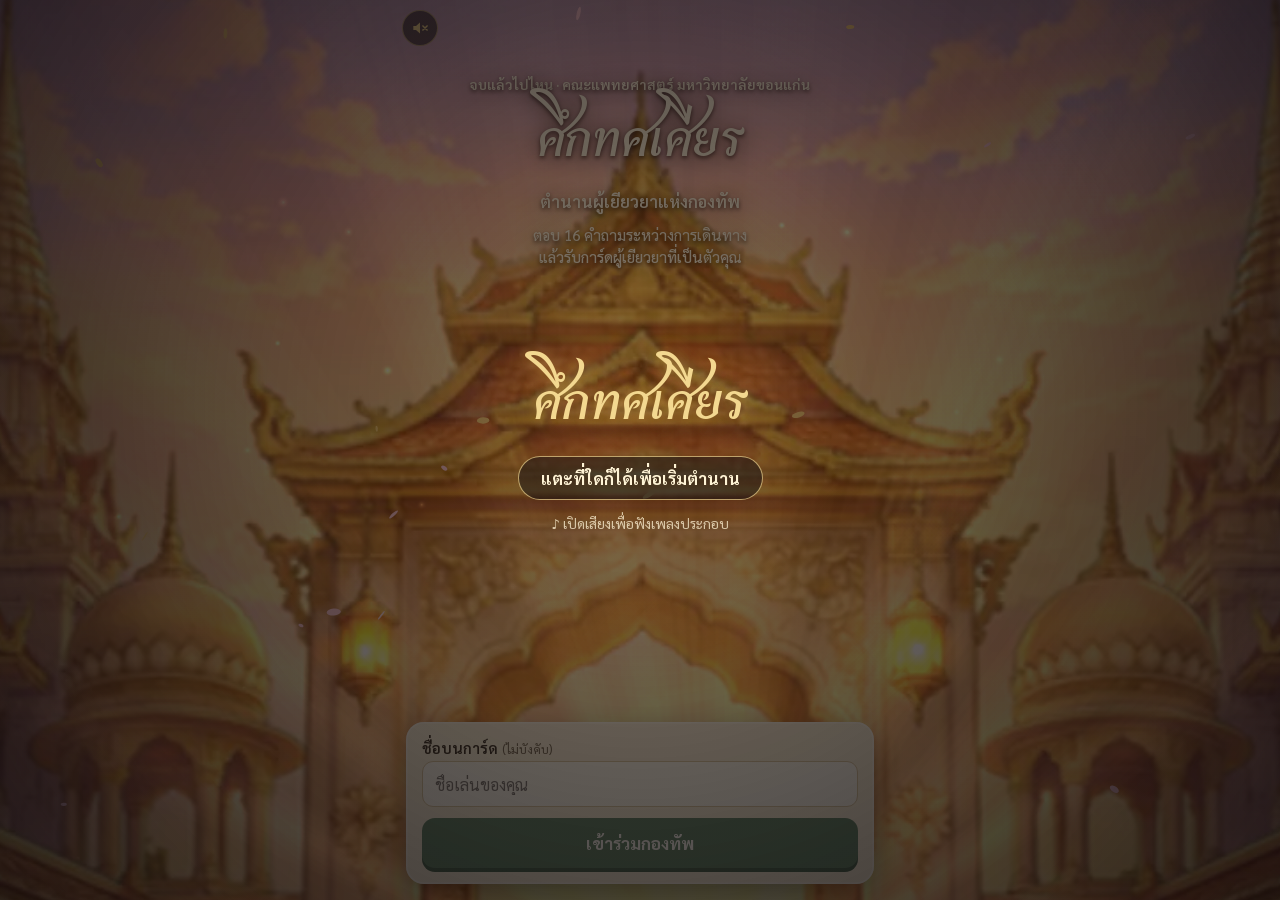
<file: index.html>
<!doctype html>
<html lang="th">
<head>
<meta charset="utf-8">
<meta name="viewport" content="width=device-width, initial-scale=1, viewport-fit=cover">
<title>ศึกทศเศียร | จบแล้วไปไหน</title>
<meta name="description" content="ร่วมกองทัพในฐานะผู้เยียวยา ตอบคำถามระหว่างทาง แล้วรับการ์ดที่บอกว่าคุณเหมาะกับสาขาไหน">
<meta name="theme-color" content="#1b1a20">
<meta name="robots" content="noindex">
<!-- ภาพและข้อความตัวอย่างเวลาแปะลิงก์ใน LINE, Facebook, Messenger -->
<meta property="og:type" content="website">
<meta property="og:url" content="https://supharueksukda1996-prog.github.io/tosasian/">
<meta property="og:title" content="ศึกทศเศียร · การ์ดผู้เยียวยาของคุณคือสาขาไหน?">
<meta property="og:description" content="เกมงานจบแล้วไปไหน คณะแพทยศาสตร์ มข. ตอบ 16 คำถามระหว่างการเดินทาง แล้วเปิดการ์ดผู้เยียวยาที่เป็นตัวคุณ ลุ้นการ์ด Rare!">
<meta property="og:image" content="https://supharueksukda1996-prog.github.io/tosasian/art/og.jpg">
<meta property="og:image:width" content="1200">
<meta property="og:image:height" content="630">
<meta name="twitter:card" content="summary_large_image">
<link rel="icon" href="art/characters/puikan.webp?v=20261114105027">
<script>
  // เปิดจาก LINE ให้เด้งไปเบราว์เซอร์หลัก จะได้แชร์ลงสตอรี่ได้
  if (/\bLine\//i.test(navigator.userAgent) && location.search.indexOf("openExternalBrowser") < 0) {
    location.replace(location.pathname + (location.search ? location.search + "&" : "?") + "openExternalBrowser=1");
  }
</script>
<script>
  // ถ้าเครื่องผู้เล่นยังจำหน้าเก่าไว้ ให้โหลดหน้าใหม่เอง (เลขต้องตรงกับไฟล์ version.txt)
  (function () {
    var mine = "20261114105027";
    fetch("version.txt?t=" + Date.now(), { cache: "no-store" }).then(function (r) { return r.ok ? r.text() : mine; }).then(function (latest) {
      latest = latest.trim();
      if (latest && latest !== mine && location.search.indexOf("v=" + latest) < 0) location.replace(location.pathname + "?v=" + latest);
    }).catch(function () {});
  })();
</script>
<link rel="preconnect" href="https://fonts.googleapis.com">
<link rel="preconnect" href="https://fonts.gstatic.com" crossorigin>
<link href="https://fonts.googleapis.com/css2?family=Charmonman:wght@400;700&family=Sarabun:wght@400;500;600;700&display=swap" rel="stylesheet">
<link rel="stylesheet" href="style.css?v=20261114105027">
</head>
<body>
<canvas id="view" aria-hidden="true"></canvas>
<div class="dim" id="dim" aria-hidden="true"></div>
<div class="flash" id="flash" aria-hidden="true"></div>
<div class="pack" id="pack" hidden></div>
<button class="sound" id="sound" type="button" hidden aria-pressed="true" aria-label="ปิดเพลง">🔊</button>
<button class="skip" id="skip" type="button" hidden>ข้ามบทพูด ⏭</button>
<main id="stage" aria-live="polite"></main>
<script src="data.js?v=20261114105027"></script>
<script src="engine.js?v=20261114105027"></script>
<script src="scenes.js?v=20261114105027"></script>
<script src="music.js?v=20261114105027"></script>
<script src="game.js?v=20261114105027"></script>
</body>
</html>
</file>
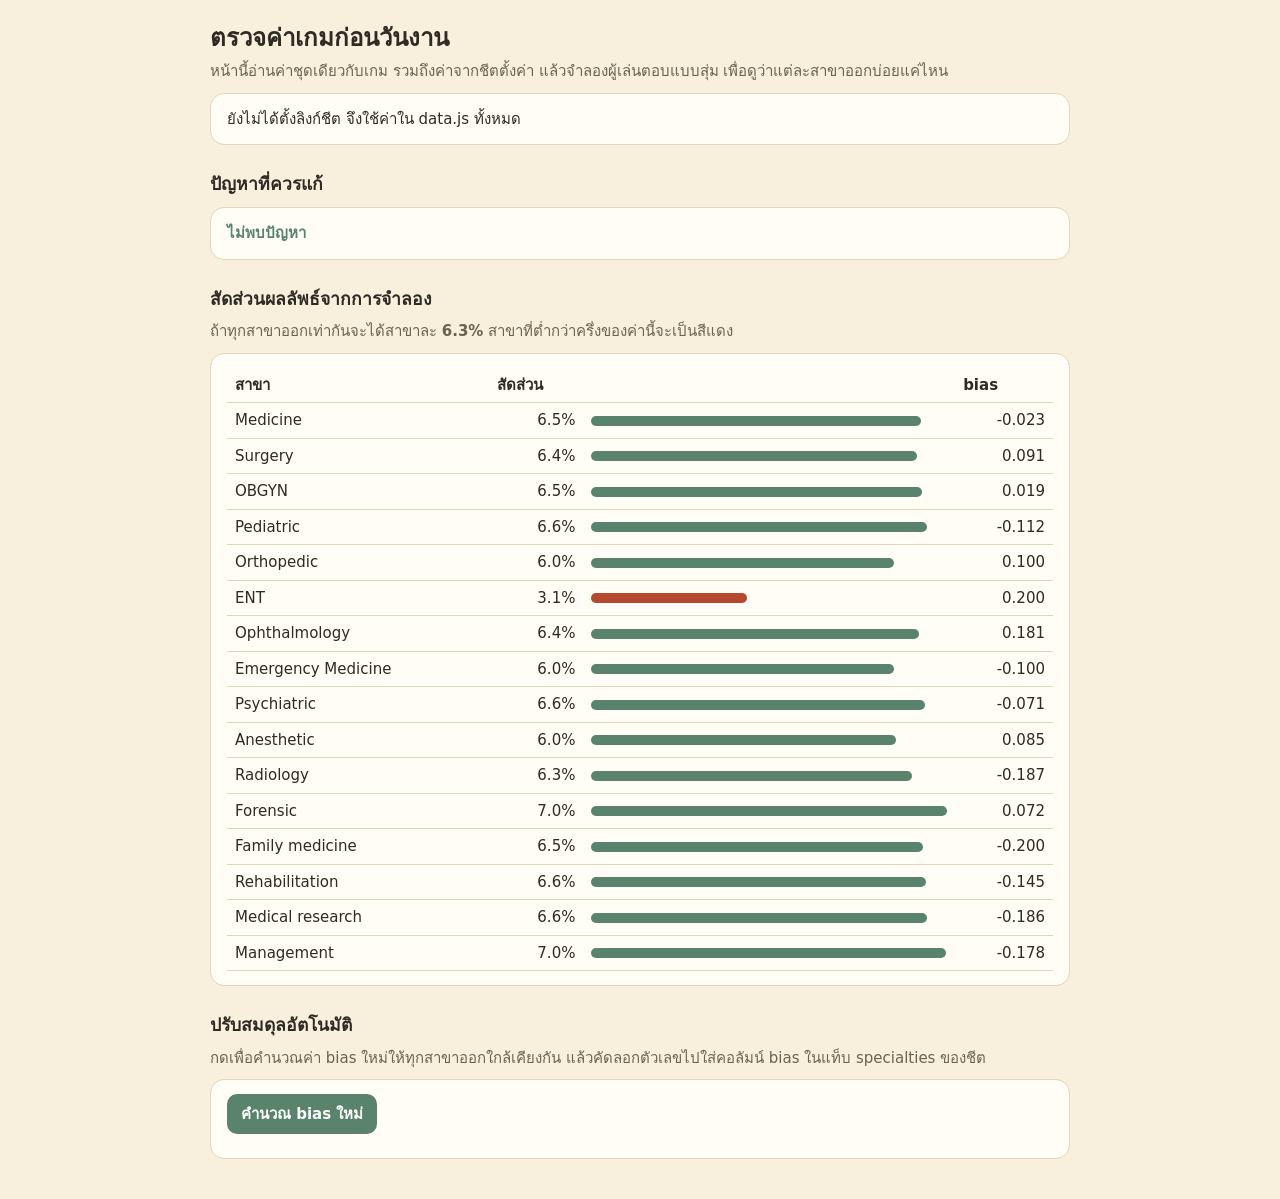
<file: admin.html>
<!doctype html>
<html lang="th">
<head>
<meta charset="utf-8">
<meta name="viewport" content="width=device-width, initial-scale=1">
<meta name="robots" content="noindex">
<title>ตรวจค่าเกม | ศึกทศเศียร</title>
<style>
  :root { --ink: #2f2a24; --soft: #6c6252; --line: #e2d6bb; --sage: #59836a; --warn: #b5482f; --bg: #f8f0dc; color-scheme: light; }
  * { box-sizing: border-box; }
  body { margin: 0; padding: 20px 16px 40px; background: var(--bg); color: var(--ink); font: 15px/1.5 "Sarabun", "Leelawadee UI", system-ui, sans-serif; }
  main { max-width: 860px; margin: 0 auto; }
  h1 { margin: 0 0 4px; font-size: 1.5rem; }
  h2 { margin: 26px 0 8px; font-size: 1.1rem; }
  p { margin: 0 0 8px; color: var(--soft); }
  .card { padding: 14px 16px; margin-top: 10px; border-radius: 14px; background: #fffdf6; border: 1px solid var(--line); }
  button { min-height: 40px; padding: 8px 14px; border: 0; border-radius: 10px; background: var(--sage); color: #fff; font: inherit; font-weight: 700; cursor: pointer; }
  table { width: 100%; border-collapse: collapse; font-variant-numeric: tabular-nums; }
  th, td { padding: 6px 8px; border-bottom: 1px solid var(--line); text-align: left; }
  td.num { text-align: right; }
  .bar { height: 10px; border-radius: 6px; background: var(--sage); }
  .low .bar { background: var(--warn); }
  .ok { color: var(--sage); font-weight: 700; }
  .bad { color: var(--warn); font-weight: 700; }
  code, textarea { font-family: ui-monospace, Consolas, monospace; font-size: 13px; }
  textarea { width: 100%; min-height: 90px; padding: 8px; border: 1px solid var(--line); border-radius: 8px; }
  .scroll { overflow-x: auto; }
</style>
</head>
<body>
<main>
  <h1>ตรวจค่าเกมก่อนวันงาน</h1>
  <p>หน้านี้อ่านค่าชุดเดียวกับเกม รวมถึงค่าจากชีตตั้งค่า แล้วจำลองผู้เล่นตอบแบบสุ่ม เพื่อดูว่าแต่ละสาขาออกบ่อยแค่ไหน</p>
  <div class="card" id="source">กำลังโหลดค่า...</div>

  <h2>ปัญหาที่ควรแก้</h2>
  <div class="card" id="issues"></div>

  <h2>สัดส่วนผลลัพธ์จากการจำลอง</h2>
  <p>ถ้าทุกสาขาออกเท่ากันจะได้สาขาละ <b id="target"></b> สาขาที่ต่ำกว่าครึ่งของค่านี้จะเป็นสีแดง</p>
  <div class="card scroll"><table id="dist"></table></div>

  <h2>ปรับสมดุลอัตโนมัติ</h2>
  <p>กดเพื่อคำนวณค่า bias ใหม่ให้ทุกสาขาออกใกล้เคียงกัน แล้วคัดลอกตัวเลขไปใส่คอลัมน์ bias ในแท็บ specialties ของชีต</p>
  <div class="card">
    <button id="calibrate" type="button">คำนวณ bias ใหม่</button>
    <div class="scroll" style="margin-top:10px"><table id="biasTable"></table></div>
  </div>
</main>
<script src="data.js?v=20261114105027"></script>
<script src="engine.js?v=20261114105027"></script>
<script>
  const RUNS = 20000;
  const esc = s => String(s).replace(/[&<>"']/g, c => ({ "&": "&amp;", "<": "&lt;", ">": "&gt;", '"': "&quot;", "'": "&#39;" }[c]));

  function simulate() {
    const qs = ENGINE.questions(), count = Object.fromEntries(GAME.specialties.map(s => [s.id, 0]));
    for (let i = 0; i < RUNS; i++) {
      const picks = qs.map(q => Math.floor(Math.random() * q.options.length));
      count[ENGINE.rank(ENGINE.profileOf(picks)).at(0).s.id]++;
    }
    return count;
  }

  function renderDist(count) {
    const target = 1 / GAME.specialties.length;
    document.getElementById("target").textContent = (target * 100).toFixed(1) + "%";
    const max = Math.max(...Object.values(count)) / RUNS;
    document.getElementById("dist").innerHTML = "<tr><th>สาขา</th><th>สัดส่วน</th><th style='width:45%'></th><th>bias</th></tr>" +
      GAME.specialties.map(s => {
        const share = count[s.id] / RUNS;
        return `<tr class="${share < target / 2 ? "low" : ""}"><td>${esc(s.name)}</td><td class="num">${(share * 100).toFixed(1)}%</td><td><div class="bar" style="width:${(share / max) * 100}%"></div></td><td class="num">${Number(s.bias).toFixed(3)}</td></tr>`;
      }).join("");
  }

  function checkIssues() {
    const issues = [], dims = ENGINE.dims();
    if (!(GAME.settings.rareRate >= 0 && GAME.settings.rareRate <= 1)) issues.push("rareRate ต้องอยู่ระหว่าง 0 ถึง 1");
    for (const s of GAME.specialties) {
      if (dims.every(d => !s.profile[d])) issues.push(`${s.name}: ค่า profile เป็นศูนย์ทั้งหมด`);
      if (dims.every(d => s.profile[d] === s.profile[dims[0]])) issues.push(`${s.name}: ค่า profile เท่ากันทุกด้าน เกมจะเลือกสาขานี้ไม่ได้`);
    }
    ENGINE.questions().forEach(q => q.options.forEach((o, i) => {
      if (!o.score || !Object.values(o.score).some(v => v)) issues.push(`${q.id} ตัวเลือก ${"ABC"[i]}: ไม่มีคะแนนเลย`);
    }));
    const max = ENGINE.maxPerDim();
    dims.forEach(d => { if (!max[d]) issues.push(`มิติ ${d}: ไม่มีคำถามข้อไหนให้คะแนนด้านนี้`); });
    return issues;
  }

  function checkImages() {
    const urls = [...new Set(GAME.specialties.flatMap(s => [s.img, s.hero, s.heroRare]).filter(Boolean))];
    return Promise.all(urls.map(u => new Promise(r => { const i = new Image(); i.onload = () => r(null); i.onerror = () => r(u); i.src = u; }))).then(list => list.filter(Boolean));
  }

  function calibrate() {
    const qs = ENGINE.questions(), n = 8000;
    const samples = Array.from({ length: n }, () => ENGINE.profileOf(qs.map(q => Math.floor(Math.random() * q.options.length))));
    const target = 1 / GAME.specialties.length;
    for (let it = 0; it < 40; it++) {
      const c = Object.fromEntries(GAME.specialties.map(s => [s.id, 0]));
      for (const p of samples) c[ENGINE.rank(p)[0].s.id]++;
      for (const s of GAME.specialties) s.bias = Math.max(-.2, Math.min(.2, Number(s.bias) + .02 * (target - c[s.id] / n) / target));
    }
    document.getElementById("biasTable").innerHTML = "<tr><th>id</th><th>สาขา</th><th>bias ใหม่</th></tr>" +
      GAME.specialties.map(s => `<tr><td><code>${esc(s.id)}</code></td><td>${esc(s.name)}</td><td class="num"><code>${Number(s.bias).toFixed(3)}</code></td></tr>`).join("");
    renderDist(simulate());
  }

  (async () => {
    const report = await ENGINE.loadSheet();
    const configured = Object.values(GAME.sheet).filter(Boolean).length;
    document.getElementById("source").innerHTML = configured
      ? `ใช้ค่าจากชีต: โหลดได้ <span class="ok">${report.loaded.join(", ") || "-"}</span>${report.failed.length ? ` · โหลดไม่ได้ <span class="bad">${report.failed.join(", ")}</span> (ใช้ค่าใน data.js แทน)` : ""}`
      : "ยังไม่ได้ตั้งลิงก์ชีต จึงใช้ค่าใน data.js ทั้งหมด";
    const issues = checkIssues(), missing = await checkImages();
    missing.forEach(u => issues.push(`ไม่พบรูป: ${u}`));
    document.getElementById("issues").innerHTML = issues.length ? "<ul>" + issues.map(i => `<li class="bad">${esc(i)}</li>`).join("") + "</ul>" : '<span class="ok">ไม่พบปัญหา</span>';
    renderDist(simulate());
    document.getElementById("calibrate").addEventListener("click", calibrate);
  })();
</script>
</body>
</html>
</file>
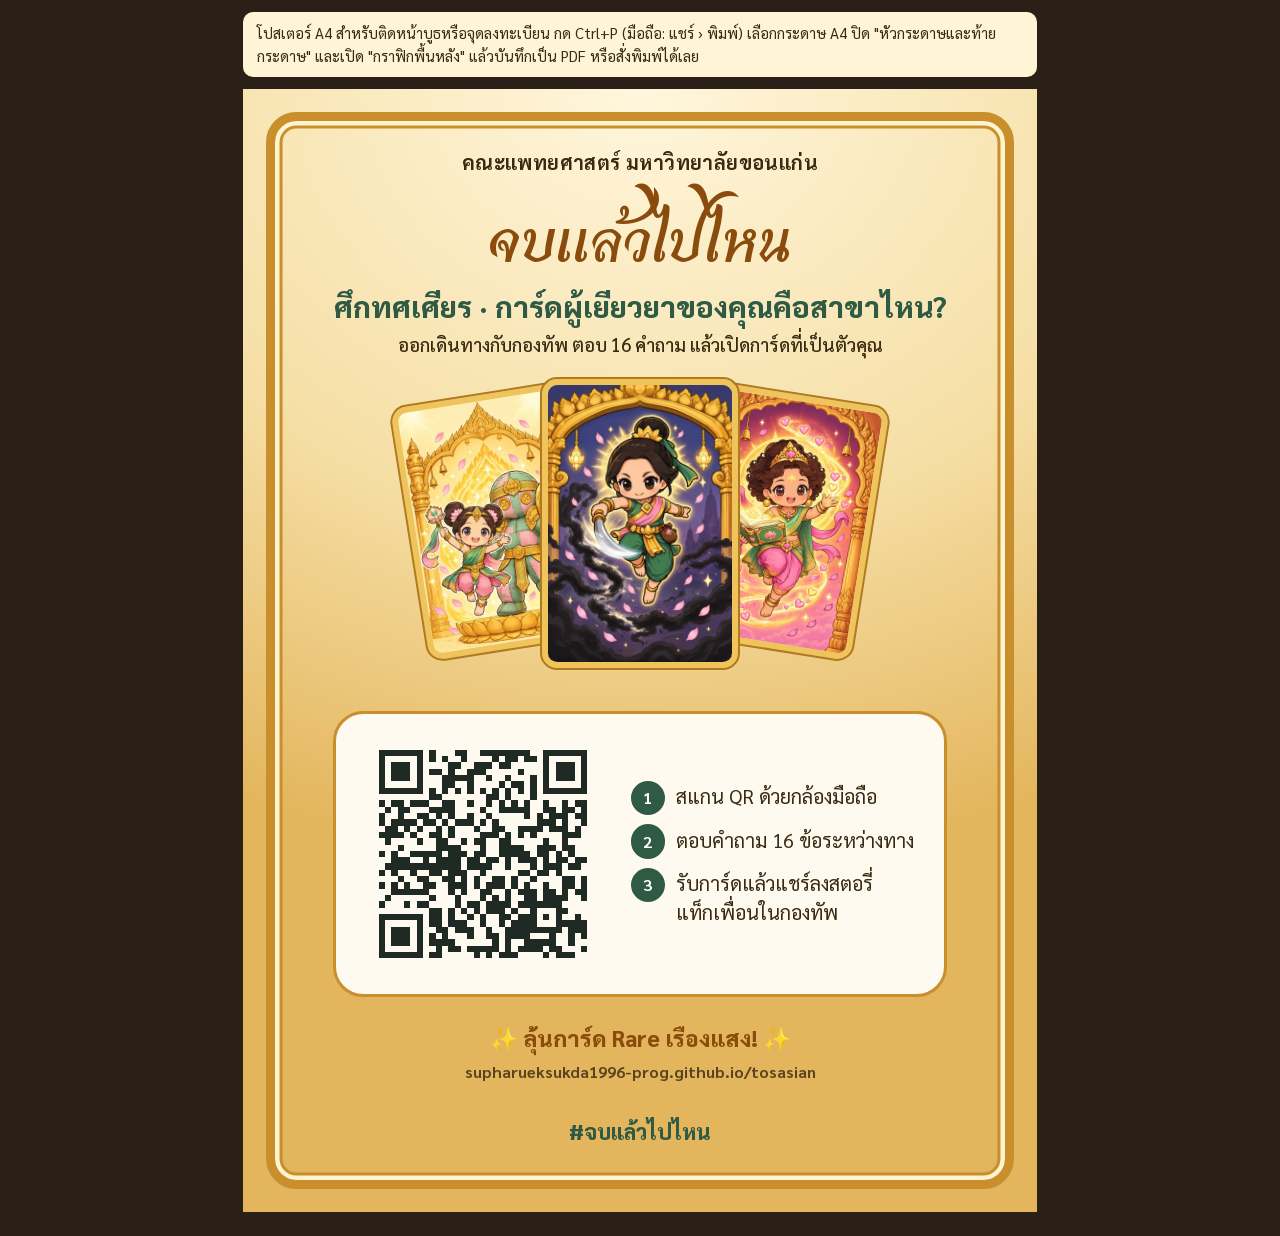
<file: poster.html>
<!doctype html>
<html lang="th">
<head>
<meta charset="utf-8">
<meta name="viewport" content="width=device-width, initial-scale=1">
<title>โปสเตอร์ QR ศึกทศเศียร</title>
<meta name="robots" content="noindex">
<link rel="preconnect" href="https://fonts.googleapis.com">
<link rel="preconnect" href="https://fonts.gstatic.com" crossorigin>
<link href="https://fonts.googleapis.com/css2?family=Charmonman:wght@700&family=Sarabun:wght@500;700;800&display=swap" rel="stylesheet">
<style>
  /* โปสเตอร์ A4 แนวตั้ง กด Ctrl+P หรือแชร์ > พิมพ์ แล้วเลือกกระดาษ A4 ไม่มีขอบ */
  @page { size: A4; margin: 0; }
  * { box-sizing: border-box; }
  html, body { margin: 0; background: #2a2018; }
  body { font-family: "Sarabun", sans-serif; color: #3a2a12; -webkit-print-color-adjust: exact; print-color-adjust: exact; }
  .tip { max-width: 210mm; margin: 12px auto; padding: 10px 14px; border-radius: 10px; background: #fff4d6; font-size: 15px; line-height: 1.5; }
  .page {
    position: relative; width: 210mm; height: 297mm; margin: 0 auto 24px; overflow: hidden;
    display: flex; flex-direction: column; align-items: center; text-align: center; padding: 16mm 14mm 12mm;
    background: radial-gradient(120% 70% at 50% 0%, #fff6dc 0%, #f6dfa6 55%, #e3b55c 100%);
  }
  .page::before {
    content: ""; position: absolute; inset: 6mm; border: 2.5mm solid #c98f2c; border-radius: 8mm; pointer-events: none;
    box-shadow: inset 0 0 0 1.2mm #fff4d0, inset 0 0 0 2mm #c98f2c;
  }
  .host { margin: 0; font-weight: 700; font-size: 15pt; letter-spacing: .02em; }
  .event { margin: 9mm 0 0; font: 700 50pt/1.1 "Charmonman", serif; color: #8a4c0c; }
  .game { margin: 1mm 0 0; font-weight: 800; font-size: 22pt; color: #2f5a44; }
  .lead { margin: 2mm 0 0; font-weight: 500; font-size: 14pt; }
  .cards { position: relative; width: 150mm; height: 82mm; margin: 6mm 0 4mm; }
  .cards img { position: absolute; top: 4mm; width: 46mm; border-radius: 4mm; border: 1.6mm solid #f0c45c; outline: .6mm solid #b07a1f; }
  .cards img:nth-child(1) { left: 14mm; transform: rotate(-9deg); }
  .cards img:nth-child(2) { left: 50%; top: 0; width: 52mm; margin-left: -26mm; z-index: 2; }
  .cards img:nth-child(3) { right: 14mm; transform: rotate(9deg); }
  .scan { display: flex; align-items: center; gap: 8mm; margin-top: 2mm; padding: 6mm 8mm; border-radius: 8mm; background: #fffaf0; border: .8mm solid #c98f2c; }
  .scan img { width: 62mm; height: 62mm; image-rendering: pixelated; }
  .steps { margin: 0; padding: 0; list-style: none; text-align: left; font-size: 15pt; line-height: 1.45; }
  .steps li { display: flex; gap: 3mm; align-items: baseline; margin: 2.5mm 0; }
  .steps b { flex: 0 0 auto; display: inline-grid; place-items: center; width: 9mm; height: 9mm; border-radius: 50%; background: #2f5a44; color: #fff; font-size: 12pt; }
  .rare { margin: 7mm 0 0; font-weight: 800; font-size: 17pt; color: #8a4c0c; }
  .url { margin: 2mm 0 0; font-weight: 700; font-size: 12pt; color: #5a4320; word-break: break-all; }
  .tag { margin-top: auto; font-weight: 800; font-size: 16pt; color: #2f5a44; }
  .shot .tip { display: none; } .shot .page { margin: 0; } html.shot, .shot body { background: #f6dfa6; }
  @media print { html, body { background: none; } .tip { display: none; } .page { margin: 0; } }
</style>
</head>
<body>
<script>if (location.hash === "#shot") document.documentElement.classList.add("shot");</script>
<p class="tip">โปสเตอร์ A4 สำหรับติดหน้าบูธหรือจุดลงทะเบียน กด Ctrl+P (มือถือ: แชร์ › พิมพ์) เลือกกระดาษ A4 ปิด "หัวกระดาษและท้ายกระดาษ" และเปิด "กราฟิกพื้นหลัง" แล้วบันทึกเป็น PDF หรือสั่งพิมพ์ได้เลย</p>
<section class="page">
  <p class="host">คณะแพทยศาสตร์ มหาวิทยาลัยขอนแก่น</p>
  <h1 class="event">จบแล้วไปไหน</h1>
  <p class="game">ศึกทศเศียร · การ์ดผู้เยียวยาของคุณคือสาขาไหน?</p>
  <p class="lead">ออกเดินทางกับกองทัพ ตอบ 16 คำถาม แล้วเปิดการ์ดที่เป็นตัวคุณ</p>
  <div class="cards">
    <img src="art/cards/ped-rare.webp" alt="">
    <img src="art/cards/surg-rare.webp" alt="">
    <img src="art/cards/psych-rare.webp" alt="">
  </div>
  <div class="scan">
    <img src="art/qr.png" alt="QR เข้าเล่นเกม">
    <ol class="steps">
      <li><b>1</b>สแกน QR ด้วยกล้องมือถือ</li>
      <li><b>2</b>ตอบคำถาม 16 ข้อระหว่างทาง</li>
      <li><b>3</b>รับการ์ดแล้วแชร์ลงสตอรี่<br>แท็กเพื่อนในกองทัพ</li>
    </ol>
  </div>
  <p class="rare">✨ ลุ้นการ์ด Rare เรืองแสง! ✨</p>
  <p class="url">supharueksukda1996-prog.github.io/tosasian</p>
  <p class="tag">#จบแล้วไปไหน</p>
</section>
</body>
</html>
</file>
<file: style.css>
:root {
  --sage: #59836a;
  --sage-deep: #3f6250;
  --gold: #d9a441;
  --gold-soft: #f3d890;
  --paper: #f8f0dc;
  --paper-2: #efe3c6;
  --ink: #2f2a24;
  --ink-soft: #6c6252;
  --line: #d8c8a4;
  --night: rgba(16, 14, 20, .88);
  color-scheme: light;
}

* { box-sizing: border-box; }
html, body { margin: 0; min-height: 100%; }
/* กันจอเด้งและซูมเมื่อแตะสองครั้ง */
html { overscroll-behavior: none; }
body { touch-action: manipulation; overscroll-behavior: none; }
/* ระหว่างเล่นเนื้อเรื่องไม่มีอะไรให้เลื่อน ล็อกไว้ไม่ให้จอขยับเวลาแตะ */
html.lock, html.lock body { height: 100%; overflow: hidden; }
html.lock body { position: fixed; inset: 0; }
body {
  font-family: "Sarabun", "Noto Sans Thai", "Leelawadee UI", system-ui, sans-serif;
  color: var(--ink);
  background: #14131a;
  overflow-x: hidden;
  -webkit-tap-highlight-color: transparent;
}
button, input, select { font: inherit; color: inherit; }
canvas { position: fixed; inset: 0; width: 100%; height: 100%; display: block; }

.dim { position: fixed; inset: 0; background: rgba(10, 8, 12, .62); opacity: 0; pointer-events: none; transition: opacity 1s; }
.dim.on { opacity: 1; }
.flash { position: fixed; inset: 0; z-index: 8; background: #fff3c9; opacity: 0; pointer-events: none; }
.flash.on { animation: flash 1.1s ease-out; }

#stage { position: relative; z-index: 2; }

/* ความคืบหน้า */
.pack {
  position: fixed; z-index: 3; left: 50%; transform: translateX(-50%);
  top: max(12px, env(safe-area-inset-top));
  width: min(calc(100vw - 120px), 300px); display: flex; align-items: center; gap: 10px;
  padding: 6px 12px; border-radius: 999px; background: rgba(18, 16, 22, .62);
  color: var(--gold-soft); font-size: .85rem; pointer-events: none;
}
.pack[hidden] { display: none; }
.progress { flex: 1; height: 7px; border-radius: 999px; background: rgba(255, 255, 255, .18); overflow: hidden; }
.progress span { display: block; height: 100%; border-radius: 999px; background: linear-gradient(90deg, var(--sage), var(--gold-soft)); transition: width .4s; }

/* หน้าแรก */
.intro { min-height: 100svh; display: flex; flex-direction: column; justify-content: space-between; width: min(100%, 500px); margin: 0 auto; padding: calc(max(24px, 5dvh) + 30px) 16px calc(16px + env(safe-area-inset-bottom)); }
.hero { text-align: center; color: #fff8e6; text-shadow: 0 2px 4px rgba(20, 10, 10, .75), 0 2px 22px rgba(20, 10, 10, .85); }
.hero small { display: block; font-size: .88rem; font-weight: 600; }
.hero h1 { margin: 12px 0 8px; font: 700 clamp(2.5rem, 12.5vw, 3.5rem)/1.35 "Charmonman", "Sarabun", serif; }
.hero p { margin: 0; font-size: 1.04rem; font-weight: 600; line-height: 1.5; }

.sheet { background: var(--paper); border-radius: 18px; padding: 16px; box-shadow: 0 12px 34px rgba(0, 0, 0, .45), inset 0 0 0 1.5px rgba(255, 255, 255, .55); animation: rise .6s cubic-bezier(.2, .8, .2, 1) both; }
.field { display: block; margin-bottom: 11px; font-size: .94rem; font-weight: 600; }
.field small { font-weight: 400; color: var(--ink-soft); }
.field input, .field select { display: block; width: 100%; min-height: 46px; margin-top: 4px; padding: 10px 12px; background: #fffdf6; border: 1.5px solid var(--line); border-radius: 11px; font-weight: 400; font-size: 16px; }
.field input:focus-visible, .field select:focus-visible { outline: 3px solid var(--sage); outline-offset: 1px; }
.btn {
  display: block; width: 100%; min-height: 50px; padding: 11px 16px;
  border: 0; border-radius: 13px; cursor: pointer; text-align: center; text-decoration: none;
  background: var(--sage); color: #fff; font-size: 1.08rem; font-weight: 700;
  box-shadow: 0 4px 0 var(--sage-deep);
  transition: transform .12s, box-shadow .12s;
}
.btn:active { transform: translateY(3px); box-shadow: 0 1px 0 var(--sage-deep); }
.btn.ghost { background: transparent; color: var(--sage-deep); box-shadow: inset 0 0 0 1.5px var(--sage); font-weight: 600; min-height: 46px; font-size: 1rem; }
.btn.ghost:active { transform: translateY(1px); box-shadow: inset 0 0 0 1.5px var(--sage); }
.btn.gold { background: linear-gradient(#efc263, #c98f2c); color: #2c1c06; box-shadow: 0 4px 0 #8d6118, 0 0 24px rgba(240, 190, 90, .55); animation: pulse 1.8s ease-in-out infinite; }
.btn:focus-visible, .option:focus-visible, .dialog:focus-visible { outline: 3px solid #fff3c9; outline-offset: 2px; }
.notice { margin: 10px 2px 0; font-size: .76rem; line-height: 1.45; color: var(--ink-soft); }

/* กล่องเล่าเรื่อง */
.scene-ui { position: fixed; left: 0; right: 0; bottom: 0; width: min(100%, 500px); margin: 0 auto; padding: 0 12px calc(12px + env(safe-area-inset-bottom)); }
.place { width: fit-content; margin: 0 auto 8px; padding: 2px 16px; color: #fff8e6; font: 700 1.2rem/1.5 "Charmonman", "Sarabun", serif; text-shadow: 0 2px 10px rgba(0, 0, 0, .9); }
.dialog {
  display: block; width: 100%; min-height: 128px; padding: 14px 16px 26px; position: relative;
  text-align: left; cursor: pointer; border: 0; border-radius: 16px;
  background: var(--paper); color: var(--ink);
  box-shadow: 0 10px 30px rgba(0, 0, 0, .5), inset 0 0 0 1.5px rgba(255, 255, 255, .5);
}
.dialog.static { cursor: default; padding-bottom: 14px; min-height: 0; }
.who { display: block; margin-bottom: 2px; font-size: .86rem; font-weight: 700; color: var(--sage-deep); }
.line { display: block; font-size: 1.04rem; line-height: 1.55; animation: fade .35s ease-out; }
.line b { color: #8d5a12; }
.more { position: absolute; right: 14px; bottom: 7px; font-size: .78rem; color: var(--ink-soft); animation: bob 1.2s ease-in-out infinite; }
.dark .dialog { background: var(--night); color: #f6ead6; box-shadow: 0 10px 30px rgba(0, 0, 0, .7), inset 0 0 0 1.5px rgba(220, 80, 50, .55); }
.dark .who { color: #ff9c74; }
.dark .more { color: #d9c7ac; }
.ask { display: block; font-size: 1.04rem; line-height: 1.45; font-weight: 700; }
.options { display: grid; gap: 7px; margin-top: 10px; }
.option { width: 100%; min-height: 48px; padding: 8px 12px; text-align: left; line-height: 1.38; font-size: .98rem; color: var(--ink); background: #fffdf6; border: 1.5px solid var(--line); border-radius: 12px; cursor: pointer; animation: rise .4s cubic-bezier(.2, .8, .2, 1) both; }
.option:nth-child(2) { animation-delay: .06s; }
.option:nth-child(3) { animation-delay: .12s; }
@media (hover: hover) { .option:hover { border-color: var(--sage); background: #f3f6ee; } }
.loot { display: inline-flex; align-items: center; gap: 6px; margin: 9px 0 0; padding: 4px 12px; border-radius: 999px; background: #3b3220; color: var(--gold-soft); font-size: .9rem; font-weight: 600; animation: pop .5s cubic-bezier(.3, 1.7, .5, 1); }
.talk { display: flex; flex-direction: column; align-items: center; gap: 12px; }
.talk .dialog { align-self: stretch; }
/* ตัวละครที่กำลังพูดยืนกลางจอ เหนือกล่องข้อความ */
.face { --size: min(58vw, 240px, 32dvh); width: var(--size); height: var(--size); border-radius: 50%; overflow: hidden; background: #2a2620;
  box-shadow: 0 0 0 4px var(--gold-soft), 0 0 0 8px rgba(255, 240, 200, .35), 0 0 46px 10px rgba(255, 214, 140, .55), 0 16px 34px rgba(0, 0, 0, .55); }
.face img { width: 100%; height: 100%; object-fit: cover; display: block; transform-origin: 50% 100%; animation: breathe 2.8s ease-in-out infinite; }
.face.nod { animation: nod .45s ease-out; }
.face.enter { animation: hop .6s cubic-bezier(.2, .9, .3, 1.3) both; }
.dark .face { box-shadow: 0 0 0 4px #d9583a, 0 0 0 8px rgba(255, 90, 50, .3), 0 0 50px 12px rgba(255, 70, 30, .5), 0 16px 34px rgba(0, 0, 0, .7); }
.talk + .btn { margin-top: 10px; }
.reveal-wrap { display: flex; flex-direction: column; gap: 10px; }

.option.picked { border-color: var(--sage); background: #eef5ef; }
.option:disabled { cursor: default; }
.dark .option { color: #fbefdc; background: rgba(52, 30, 30, .96); border-color: rgba(230, 120, 90, .55); }
.dark .option.picked { background: #6a2a1e; border-color: #ff9c74; }
.dark .ask { color: #fff3e2; }
.gain { display: flex; gap: 6px; flex-wrap: wrap; margin-top: 4px; }
.gain span { padding: 1px 8px; border-radius: 999px; background: var(--sage); color: #fff; font-size: .78rem; font-weight: 700; animation: pop .4s cubic-bezier(.3, 1.7, .5, 1) both; }
.hero-sub { margin-top: 10px !important; font-size: .95rem !important; font-weight: 500 !important; }

/* ผลลัพธ์ */
.result { width: min(100%, 440px); margin: 0 auto; padding: max(24px, calc(env(safe-area-inset-top) + 18px)) 14px calc(20px + env(safe-area-inset-bottom)); }
.result-kicker { margin: 0 0 10px; text-align: center; color: #fff4d6; font-weight: 700; font-size: 1.05rem; text-shadow: 0 2px 10px rgba(0, 0, 0, .8); }

/* การ์ดสะสม */
.tcg { position: relative; padding: 9px; border-radius: 22px; background: linear-gradient(135deg, #9fd0b4, #59836a 50%, #2f5a44); box-shadow: 0 18px 46px rgba(0, 0, 0, .65); animation: cardIn 1s cubic-bezier(.2, .9, .25, 1.05) both; }
.tcg.rare { background: linear-gradient(135deg, #fff0b5, #d9a441 35%, #fff7d8 60%, #b07a1f); box-shadow: 0 0 40px rgba(255, 210, 110, .55), 0 18px 46px rgba(0, 0, 0, .65); }
.tcg-inner { position: relative; overflow: hidden; padding: 10px; border-radius: 15px; background: #fbf4e2; }
.tcg.rare .tcg-inner::after {
  content: ""; position: absolute; inset: 0; pointer-events: none; mix-blend-mode: color-dodge; opacity: .5;
  background: linear-gradient(115deg, transparent 20%, rgba(255, 120, 200, .55) 35%, rgba(120, 200, 255, .55) 45%, rgba(140, 255, 200, .5) 55%, rgba(255, 240, 140, .55) 65%, transparent 80%);
  background-size: 250% 250%; animation: foil 3.2s linear infinite;
}
.tcg-top { display: flex; justify-content: space-between; align-items: center; gap: 8px; padding: 8px 12px; border-radius: 10px; background: #24352b; color: #fff7e2; }
.tcg.rare .tcg-top { background: #3a2a0f; }
.tcg-name { font-weight: 700; font-size: 1.02rem; line-height: 1.3; }
.tcg-gem { flex: none; font-size: .74rem; font-weight: 700; letter-spacing: .04em; color: #a9e0c0; }
.tcg.rare .tcg-gem { color: #ffd46b; }
.tcg-art { position: relative; margin-top: 8px; border-radius: 10px; overflow: hidden; box-shadow: inset 0 0 0 2px #59836a; }
.tcg.rare .tcg-art { box-shadow: inset 0 0 0 2px #d9a441; }
.tcg-art > img:first-child { display: block; width: 100%; aspect-ratio: 4 / 3.3; object-fit: cover; object-position: top; }
.tcg-badge { position: absolute; right: 8px; bottom: 8px; width: 58px; height: 58px; padding: 6px; border-radius: 50%; background: #fffaf0; box-shadow: 0 0 0 2px #59836a; object-fit: contain; }
.tcg.rare .tcg-badge { box-shadow: 0 0 0 2px #d9a441; }
.tcg-type { display: flex; justify-content: space-between; align-items: baseline; gap: 8px; margin: 9px 4px 4px; }
.tcg-type span:first-child { font-size: 1.3rem; font-weight: 700; }
.tcg-type span:last-child { color: #8a7d66; font-size: .78rem; font-weight: 600; }
.tcg-stats { display: grid; grid-template-columns: 1fr 1fr; gap: 4px 12px; margin: 4px 4px 0; }
.stat { display: grid; grid-template-columns: 46px 1fr 22px; align-items: center; gap: 6px; font-size: .78rem; font-weight: 600; color: #4b4337; }
.stat i { height: 7px; border-radius: 9px; background: #e6dcc4; overflow: hidden; }
.stat b { display: block; height: 100%; border-radius: 9px; background: var(--sage); }
.tcg.rare .stat b { background: #d9a441; }
.stat em { font-style: normal; text-align: right; color: var(--ink); }
.tcg-skill { margin-top: 9px; padding: 8px 10px; border-radius: 10px; background: #e3efe6; font-size: .86rem; line-height: 1.45; }
.tcg.rare .tcg-skill { background: #f6e7bd; }
.tcg-skill b { display: block; color: #2f5a44; font-size: .88rem; }
.tcg.rare .tcg-skill b { color: #7a5410; }
.tcg-owner { margin-top: 6px; text-align: right; font-size: .76rem; color: #8a7d66; }

.panel { margin-top: 14px; padding: 14px 16px; border-radius: 16px; background: var(--paper); box-shadow: 0 10px 30px rgba(0, 0, 0, .45); animation: rise .6s .7s both; }
.trait { margin: 0 0 8px; line-height: 1.5; font-size: .95rem; }
.you-are { margin: 0 0 8px; font-size: 1.15rem; line-height: 1.4; }
.you-are b { color: var(--sage-deep); }
.real { margin: 0 0 12px; padding: 10px 12px; border-radius: 12px; background: #eef4ec; font-size: .95rem; line-height: 1.5; }
.real b { display: block; font-size: 1.05rem; color: var(--sage-deep); }
.real small { font-weight: 500; color: var(--ink-soft); font-size: .8rem; }
.why { margin: 4px 0 0; padding: 0; list-style: none; }
.why li { margin: 2px 0; }
.why em { margin-left: 0; }
.trait em { font-style: normal; font-weight: 700; color: var(--sage-deep); margin: 0 4px; }
.mission b { display: block; font-size: .8rem; color: #f2c07a; }
.mission q { display: block; margin-top: 4px; font-weight: 500; }
.trait b, .ask-teacher b { display: block; font-size: .82rem; color: var(--sage-deep); }
.divider { height: 0; margin: 12px 0; border-top: 1.5px dashed var(--line); }
.ask-teacher { margin-top: 10px; font-size: .95rem; line-height: 1.5; }
.mission { margin: 0; padding: 10px 12px; border-radius: 10px; background: #3a2018; color: #ffe6c4; font-weight: 600; font-size: .95rem; line-height: 1.5; }
.disclaimer { margin: 12px 0 0; font-size: .74rem; line-height: 1.45; color: var(--ink-soft); }
.actions { display: grid; gap: 10px; margin-top: 16px; }
.btn.ghost.light { color: #fff; box-shadow: inset 0 0 0 1.5px #fff; }

.viewer { position: fixed; inset: 0; z-index: 20; display: grid; place-items: center; padding: 14px; overflow: auto; background: rgba(12, 10, 16, .9); color: #fff; text-align: center; }
.viewer img { display: block; width: auto; max-width: 100%; max-height: 58dvh; margin: 0 auto 8px; border-radius: 12px; }
.viewer p { margin: 0 0 10px; }
.viewer video { display: block; width: auto; max-width: 100%; max-height: 60dvh; margin: 0 auto 8px; border-radius: 12px; }
.viewer .actions .btn { min-height: 46px; }
.link-tip { max-width: 360px; margin: 0 auto 12px !important; padding: 8px 12px; border-radius: 12px; background: rgba(255, 244, 214, .12); font-size: .86rem; line-height: 1.45; }
.link-tip.ok { background: rgba(120, 200, 150, .25); }
.making { font-size: 1.1rem; animation: pulse 1.2s ease-in-out infinite; }
.viewer .actions { width: min(100%, 360px); margin: 0 auto; }
.viewer .ghost { color: #fff; box-shadow: inset 0 0 0 1.5px #fff; }
.viewer .ghost:active { box-shadow: inset 0 0 0 1.5px #fff; }

@keyframes rise { from { opacity: 0; transform: translateY(12px); } to { opacity: 1; transform: none; } }
@keyframes fade { from { opacity: 0; transform: translateY(4px); } to { opacity: 1; transform: none; } }
@keyframes bob { 0%, 100% { transform: translateY(0); } 50% { transform: translateY(2px); } }
@keyframes slide { from { opacity: 0; transform: translateX(-18px) scale(.86); } to { opacity: 1; transform: none; } }
@keyframes breathe { 0%, 100% { transform: scale(1); } 50% { transform: scale(1.045) translateY(-2px); } }
@keyframes nod { 0% { transform: none; } 35% { transform: translateY(-6px) rotate(-3deg); } 70% { transform: translateY(1px) rotate(2deg); } 100% { transform: none; } }
@keyframes hop { 0% { opacity: 0; transform: translateY(30px) scale(.6) rotate(-8deg); } 60% { opacity: 1; transform: translateY(-8px) scale(1.06) rotate(3deg); } 100% { opacity: 1; transform: none; } }
@keyframes pop { from { opacity: 0; transform: scale(.4); } to { opacity: 1; transform: scale(1); } }
@keyframes pulse { 0%, 100% { filter: brightness(1); } 50% { filter: brightness(1.16); } }
@keyframes flash { 0% { opacity: 0; } 18% { opacity: 1; } 100% { opacity: 0; } }
@keyframes foil { from { background-position: 0% 0%; } to { background-position: 250% 250%; } }
@keyframes cardIn { from { opacity: 0; transform: translateY(30px) rotateY(80deg) scale(.9); } to { opacity: 1; transform: none; } }
@keyframes unroll { from { opacity: .3; transform: scaleY(.06); } to { opacity: 1; transform: scaleY(1); } }

@media (prefers-reduced-motion: reduce) {
  *, *::before, *::after { animation-duration: .01ms !important; animation-iteration-count: 1 !important; transition-duration: .01ms !important; }
}

/* ปุ่มข้ามบทพูด มุมขวาบนใต้แถบความคืบหน้า */
.skip { position: fixed; z-index: 6; top: calc(58px + env(safe-area-inset-top)); right: max(12px, calc(50% - 238px)); min-height: 36px; padding: 6px 14px; border: 0; border-radius: 999px; background: rgba(20, 16, 24, .62); color: #fff4d6; font: 600 .86rem "Sarabun", sans-serif; cursor: pointer; backdrop-filter: blur(4px); }
.skip[hidden] { display: none; }
.skip:focus-visible { outline: 3px solid #fff3c9; outline-offset: 2px; }
.inapp { margin: 0 0 10px; padding: 8px 12px; border-radius: 10px; background: #fff0d0; border: 1.5px solid #e6b35a; font-size: .86rem; line-height: 1.45; color: #5a3a10; }

/* ปุ่มเปิดปิดเพลง มุมซ้ายบน */
.sound { position: fixed; z-index: 6; top: max(10px, env(safe-area-inset-top)); left: max(12px, calc(50% - 238px)); display: grid; place-items: center; width: 36px; height: 36px; padding: 0; border: 1.5px solid rgba(243, 216, 144, .55); border-radius: 50%; background: rgba(18, 16, 22, .62); color: var(--gold-soft); cursor: pointer; backdrop-filter: blur(4px); -webkit-backdrop-filter: blur(4px); transition: border-color .3s, box-shadow .3s; }
.sound svg { width: 20px; height: 20px; display: block; }
.sound.on { border-color: var(--gold-soft); box-shadow: 0 0 12px rgba(243, 216, 144, .45); }
.sound[hidden] { display: none; }
.sound:focus-visible { outline: 3px solid #fff3c9; outline-offset: 2px; }

/* ---------- แบบสอบถามก่อนเริ่มเล่น ---------- */
.survey { width: min(100%, 520px); margin: 0 auto; padding: calc(56px + env(safe-area-inset-top)) 12px calc(20px + env(safe-area-inset-bottom)); }
.survey-sheet { padding: 18px 16px 16px; }
.survey-top { display: flex; justify-content: space-between; align-items: center; gap: 10px; font-size: .9rem; color: var(--sage-deep); }
.survey-top span { padding: 2px 10px; border-radius: 999px; background: var(--sage); color: #fff; font-weight: 700; font-size: .8rem; }
.survey-intro { margin: 10px 0 0; padding: 10px 12px; border-radius: 12px; background: #eef4ec; font-size: .86rem; line-height: 1.5; color: var(--ink-soft); }
.survey h2 { margin: 14px 0 6px; font-size: 1.15rem; color: var(--ink); }
.q { margin: 0; padding: 12px 0 14px; border: 0; border-bottom: 1.5px dashed var(--line); min-width: 0; }
.q legend { padding: 0; margin-bottom: 8px; font-weight: 700; font-size: 1rem; line-height: 1.45; }
.q legend small { display: block; font-weight: 400; font-size: .82rem; color: var(--ink-soft); }
.req { color: #c0392b; }
.chips { display: flex; flex-wrap: wrap; gap: 7px; }
.chip { position: relative; display: inline-flex; cursor: pointer; }
.chip input { position: absolute; opacity: 0; inset: 0; margin: 0; cursor: pointer; }
.chip span { display: block; min-height: 40px; padding: 8px 13px; border-radius: 999px; border: 1.5px solid var(--line); background: #fffdf6; font-size: .92rem; line-height: 1.35; }
.chip input:checked + span { background: var(--sage); border-color: var(--sage-deep); color: #fff; font-weight: 600; }
.chip input:focus-visible + span { outline: 3px solid var(--sage); outline-offset: 2px; }
.chip.off { opacity: .45; cursor: default; }
.other-text, .text-answer { display: block; width: 100%; min-height: 44px; margin-top: 8px; padding: 9px 12px; background: #fffdf6; border: 1.5px solid var(--line); border-radius: 11px; font: inherit; font-size: 16px; }
.other-text[hidden] { display: none; }
.field.rank { margin: 0 0 8px; }
.field.rank .other-text { margin-top: 6px; }
.q-err { margin: 8px 0 0; color: #c0392b; font-size: .86rem; font-weight: 600; }
.q.invalid legend { color: #c0392b; }
.survey-req { margin: 10px 0 0; font-size: .8rem; color: var(--ink-soft); }
.survey-nav { display: grid; grid-auto-flow: column; grid-auto-columns: 1fr; gap: 10px; margin-top: 14px; }

/* หน้าแตะเพื่อเริ่ม แตะครั้งเดียวได้ทั้งเข้าเกมและเปิดเพลง (มือถือไม่ให้เปิดเสียงก่อนแตะ) */
.gate { position: fixed; inset: 0; z-index: 30; display: flex; flex-direction: column; align-items: center; justify-content: center; gap: 14px; width: 100%; padding: 24px; border: 0; background: radial-gradient(circle at 50% 45%, rgba(40, 26, 12, .55), rgba(10, 8, 12, .86)); color: #fff4d6; font-family: inherit; text-align: center; cursor: pointer; transition: opacity .45s; animation: fade .5s ease-out; }
.gate.out { opacity: 0; pointer-events: none; }
.gate-title { font: 700 clamp(2.6rem, 13vw, 3.6rem)/1.3 "Charmonman", "Sarabun", serif; color: var(--gold-soft); text-shadow: 0 2px 18px rgba(240, 190, 90, .55); }
.gate-tap { padding: 10px 22px; border-radius: 999px; border: 1.5px solid rgba(243, 216, 144, .7); background: rgba(18, 16, 22, .5); font-weight: 700; font-size: 1.05rem; animation: pulse 1.6s ease-in-out infinite; }
.gate-sound { font-size: .85rem; opacity: .75; }
</file>
